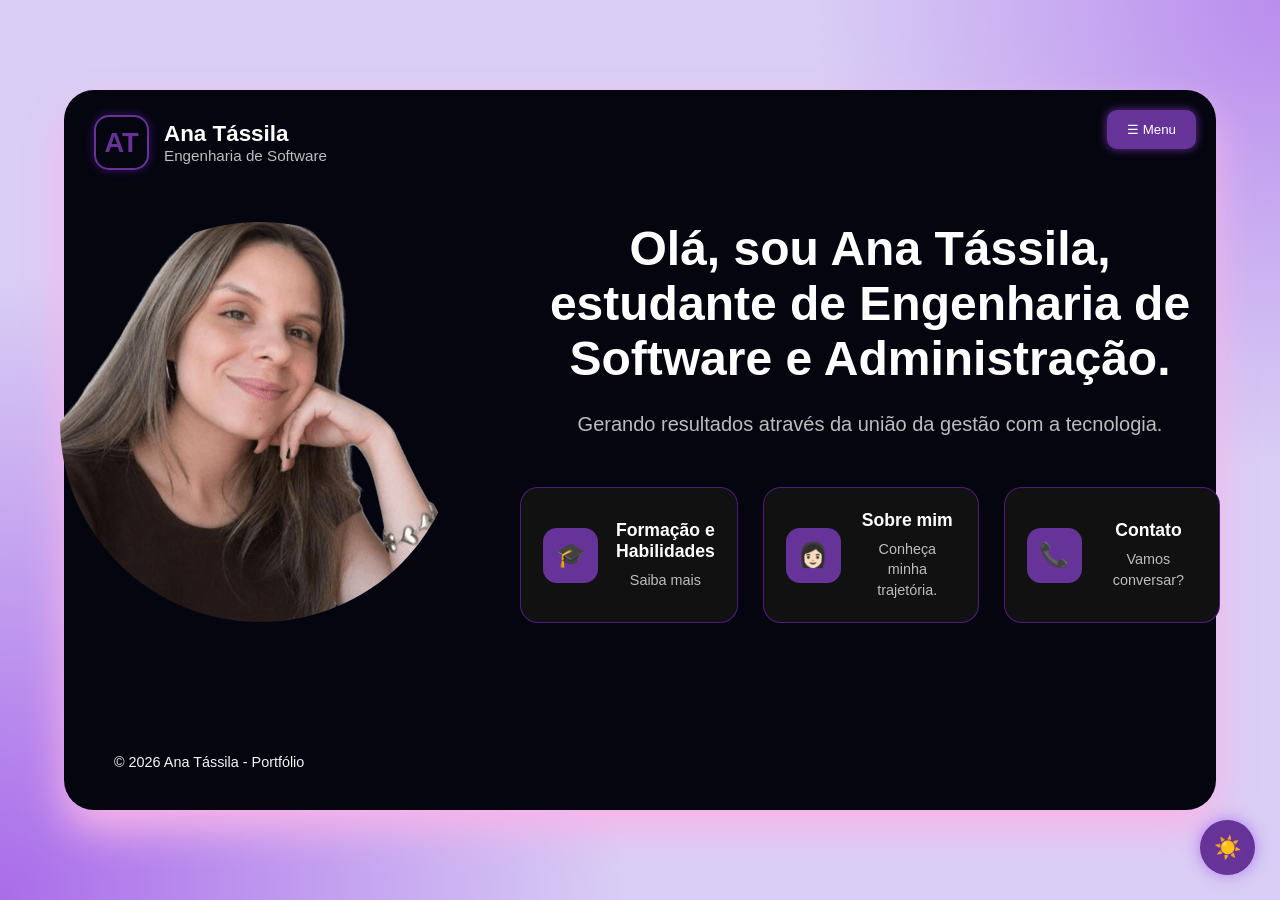
<file: index.html>
<!DOCTYPE html>
<html lang="pt-br">
<head>
    <meta charset="UTF-8">
    <meta name="viewport" content="width=device-width, initial-scale=1.0">
    <title>Ana Tássila - Portfólio</title>
    <link rel="stylesheet" href="custom.css">
    <meta name="description" content="Portfólio da Ana Tássila, estudante de Engenharia de Software e Administração.">
    <meta name="keywords" content="Ana Tássila, portfólio, engenharia de software, administração, HTML, CSS, JavaScript, Tássila, Ana">
    <meta name="author" content="Ana Tássila Oliveira Lemos">
</head>

<body>
    <div class="container-principal">
        <div class="logo">
            <div class="logo-icone">AT</div>
            <div class="logo-texto">
                <h2>Ana Tássila</h2>
                <span>Engenharia de Software</span>
            </div>
        </div>
    <nav class="menu">
    <button id="botao-menu">☰ Menu</button>
    <ul id="lista-menu">
        <li><a href="index.html">Home</a></li>
        <li><a href="habilidades.html">Formação e Habilidades</a></li>
        <li><a href="sobre.html">Sobre mim</a></li>
        <li><a href="contato.html">Contato</a></li>
    </ul>
</nav>
<main>
    <header>
        <img src="./Imagens/foto.perfil.Ana.png" alt="Foto de Ana Tássila">
        <div class="texto">
            <h1>Olá, sou Ana Tássila, estudante de Engenharia de Software e Administração.</h1>
            <p>Gerando resultados através da união da gestão com a tecnologia.</p>
            <div class="editando-botoes">
                <a href="habilidades.html">
                    <span class="icone">🎓</span>
                    <div>
                        <h3>Formação e Habilidades</h3>
                        <p>Saiba mais</p>
                    </div>
                </a>
                <a href="sobre.html">
                    <span class="icone">👩🏻</span>
                    <div>
                        <h3>Sobre mim</h3>
                        <p>Conheça minha trajetória.</p>
                    </div>
                </a>
                <a href="contato.html">
                    <span class="icone">📞</span>
                    <div>
                        <h3>Contato</h3>
                        <p>Vamos conversar?</p>
                    </div>
                </a>
            </div>
        </div>
    </header>
</main>
    
    <footer> 
        © 2026 Ana Tássila - Portfólio
    </footer>
    </div>
    <button id="tema">☀️</button>
    <script src="https://code.jquery.com/jquery-3.7.1.min.js"></script>
    <script src="javascript.js"></script>
</body>
</html>
</file>
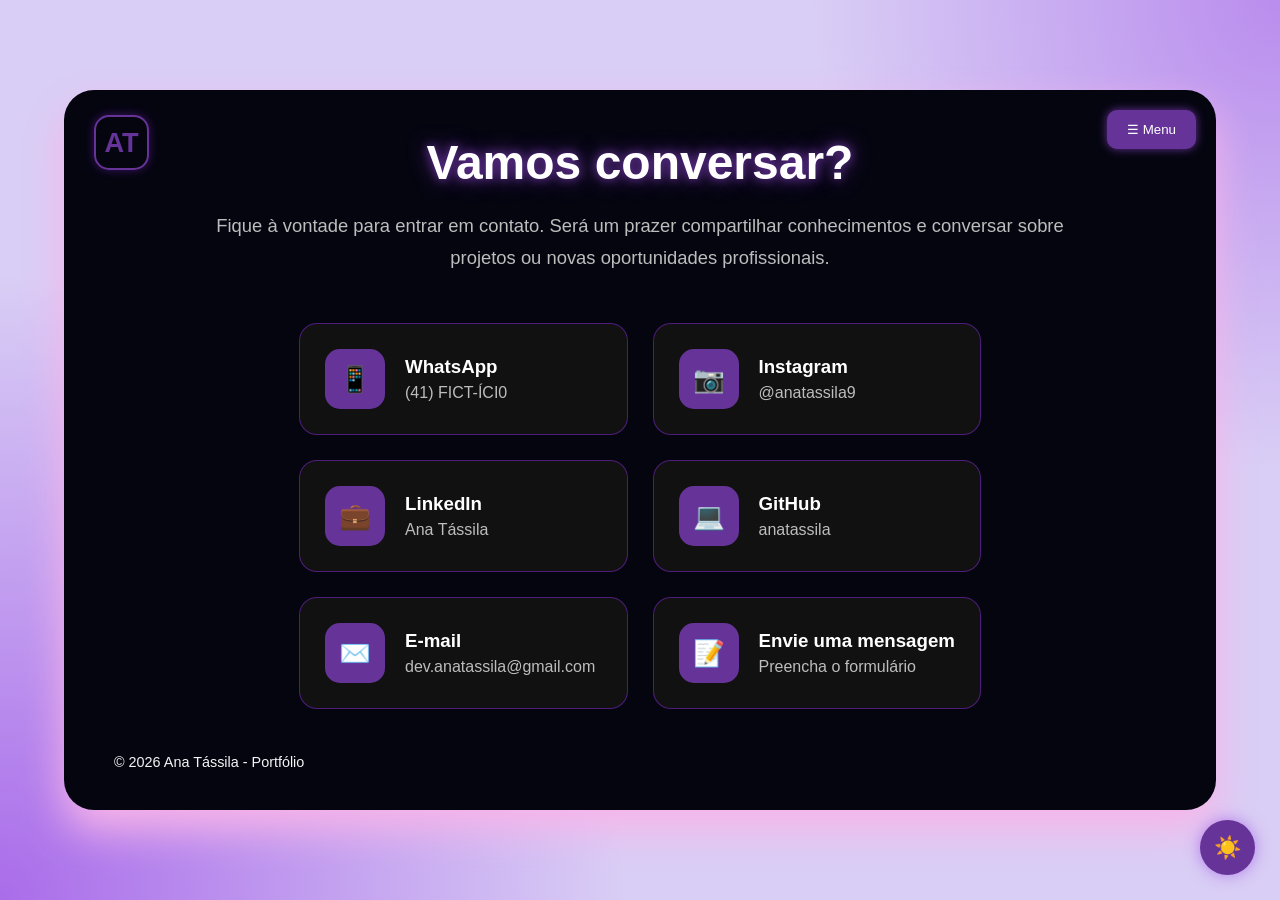
<file: contato.html>
<!DOCTYPE html>
<html lang="pt-br">
<head>
    <meta charset="UTF-8">
    <meta name="viewport" content="width=device-width, initial-scale=1.0">
    <title>Ana Tássila - Contato</title>
    <link rel="stylesheet" href="custom.css">
    <meta name="description" content="Entre em contato com Ana Tássila por meio das redes sociais ou do formulário disponível no portfólio.">
    <meta name="keywords" content="Ana Tássila, contato, portfólio, GitHub, LinkedIn, formulário, Instagram">
    <meta name="author" content="Ana Tássila Oliveira Lemos">
</head>

<body>
    <div class="container-principal">
        <div class="logo">
            <div class="logo-icone">AT</div>
            <div class="logo-texto">
            </div>
        </div>
        <nav class="menu">
            <button id="botao-menu">☰ Menu</button>
            <ul id="lista-menu">
                <li><a href="index.html">Home</a></li>
                <li><a href="habilidades.html">Formação e Habilidades</a></li>
                <li><a href="sobre.html">Sobre mim</a></li>
                <li><a href="contato.html">Contato</a></li>
            </ul>
        </nav>
        
<main>
    <section class="pagina-contato">
        <section class="texto-contato">
            <h1>Vamos conversar?</h1>
            <p>Fique à vontade para entrar em contato. Será um prazer compartilhar conhecimentos e conversar sobre projetos ou novas oportunidades profissionais.</p>
    </section>
    <section class="contatos">

<!--------------------------------WPP FICTICIO--------------------------------->
<a class="contato-card"
    href="https://wa.me/5547999999999"
    target="_blank">
    <span>📱</span>
    <div>
        <h3>WhatsApp</h3>
        <p>(41) FICT-ÍCI0</p>
    </div>
</a>

<!--------------------------------INSTA--------------------------------->
<a class="contato-card"
   href="https://www.instagram.com/anatassila9/"
   target="_blank">
    <span>📷</span>
    <div>
        <h3>Instagram</h3>
        <p>@anatassila9</p>
    </div>
</a>

<!--------------------------------LINKEDIN--------------------------------->
<a class="contato-card"
   href="https://www.linkedin.com/in/anatassila/"
   target="_blank">
    <span>💼</span>
    <div>
        <h3>LinkedIn</h3>
        <p>Ana Tássila</p>
    </div>
</a>

<!--------------------------------GITHUB--------------------------------->
<a class="contato-card"
   href="https://github.com/anatassila"
   target="_blank">
   <span>💻</span>
   <div>
        <h3>GitHub</h3>
        <p>anatassila</p>
    </div>
</a>
<!--------------------------------EMAIL--------------------------------->
<div class="contato-card">
    <span>✉️</span>
    <div>
        <h3>E-mail</h3>
        <p>dev.anatassila@gmail.com</p>
    </div>
</div>

<!-------------------------ENVIE UMA MENSAGEM-------------------------->
<a class="contato-card"
   href="formulario.html">
    <span>📝</span>
    <div>
        <h3>Envie uma mensagem</h3>
        <p>Preencha o formulário</p>
    </div>
</a>
</section>
<!--------------------------FIM ENVIE UMA MENSAGEM-------------------->
</section>
</main>

    <footer> 
        © 2026 Ana Tássila - Portfólio
    </footer>
    </div>
    <button id="tema">☀️</button>
    <script src="javascript.js"></script>
</body>
</html>
</file>
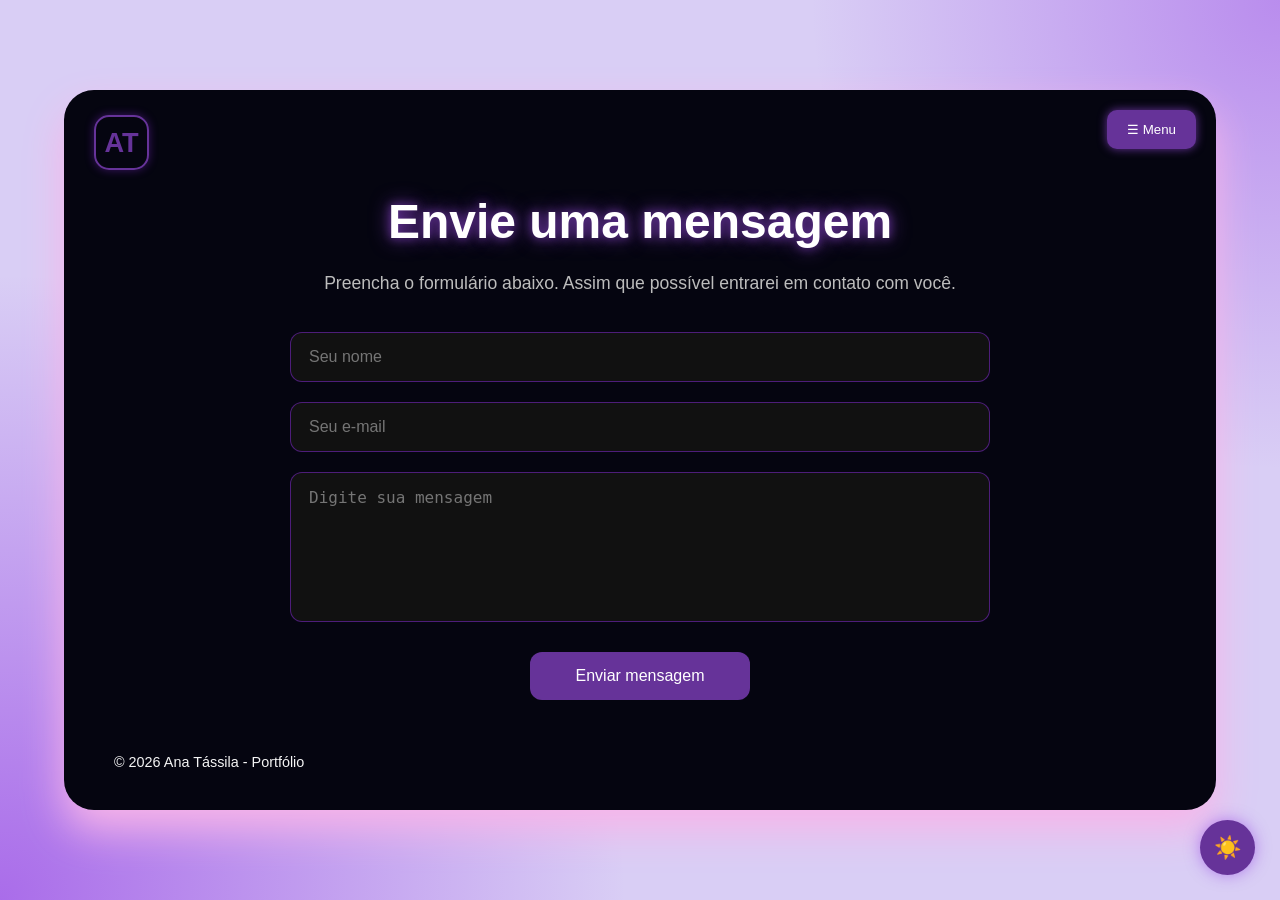
<file: formulario.html>
<!DOCTYPE html>
<html lang="pt-br">
<head>
    <meta charset="UTF-8">
    <meta name="viewport" content="width=device-width, initial-scale=1.0">
    <title>Ana Tássila - Envie uma mensagem</title>
    <link rel="stylesheet" href="custom.css">
    <meta name="description" content="Formulário de contato do portfólio de Ana Tássila.">
    <meta name="keywords" content="portfólio, contato, formulário">
    <meta name="author" content="Ana Tássila Oliveira Lemos">
</head>
<body>
<div class="container-principal">

<!------------------------------LOGO------------------------------>
<div class="logo">
    <div class="logo-icone">AT</div>
    <div class="logo-texto">
    </div>
    </div>

<!------------------------------MENU------------------------------>
<nav class="menu">
    <button id="botao-menu">☰ Menu</button>
    <ul id="lista-menu">
        <li><a href="index.html">Home</a></li>
        <li><a href="habilidades.html">Formação e Habilidades</a></li>
        <li><a href="sobre.html">Sobre mim</a></li>
        <li><a href="contato.html">Contato</a></li>
    </ul>
</nav>

<!------------------------------FORMULÁRIO------------------------------>
<main>
    <section class="pagina-formulario">
        <h1>Envie uma mensagem</h1>
        <p>Preencha o formulário abaixo. Assim que possível entrarei em contato com você.</p>
        <form id="formulario">
            <input type="text" id="nome" placeholder="Seu nome">
            <input type="email" id="email" placeholder="Seu e-mail"> 
            <textarea id="mensagem" rows="6" placeholder="Digite sua mensagem"></textarea>
            <button type="submit">Enviar mensagem</button>
        </form>
    </section>
</main>

<!------------------------------RODAPÉ------------------------------>
<footer>
    © 2026 Ana Tássila - Portfólio
</footer>
</div>
<button id="tema">☀️</button>
<script src="javascript.js"></script>
</body>
</html>
</file>
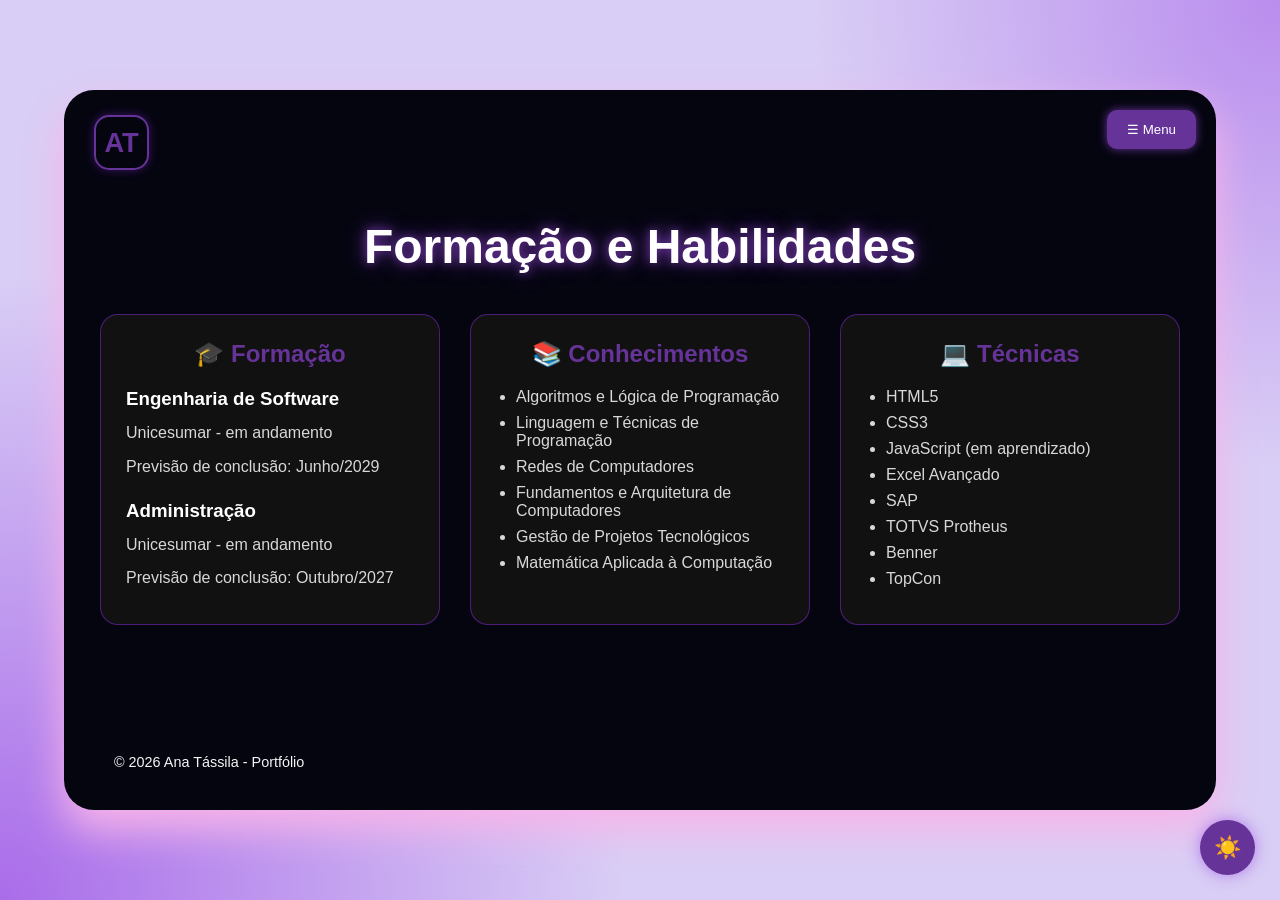
<file: habilidades.html>
<!DOCTYPE html>
<html lang="pt-br">
<head>
    <meta charset="UTF-8">
    <meta name="viewport" content="width=device-width, initial-scale=1.0">
    <title>Ana Tássila - Habilidades e Formação</title>
    <link rel="stylesheet" href="custom.css">
    <meta name="description" content="Portfólio da Ana Tássila, estudante de Engenharia de Software e Administração.">
    <meta name="keywords" content="Ana Tássila, portfólio, engenharia de software, administração, HTML, CSS, JavaScript, Tássila, Ana">
    <meta name="author" content="Ana Tássila Oliveira Lemos">
</head>

<body>
    <div class="container-principal">
        <div class="logo">
            <div class="logo-icone">AT</div>
            <div class="logo-texto">
            </div>
        </div>
        <nav class="menu">
            <button id="botao-menu">☰ Menu</button>
            <ul id="lista-menu">
                <li><a href="index.html">Home</a></li>
                <li><a href="habilidades.html">Formação e Habilidades</a></li>
                <li><a href="sobre.html">Sobre mim</a></li>
                <li><a href="contato.html">Contato</a></li>
            </ul>
        </nav>
        <main>
        
        <section class="habilidades">
            <h1>Formação e Habilidades</h1>
            <div class="cards">
<!------------------------------------------------FORMAÇÃO------------------------------------------------>
            <div class="card">
                <h2>🎓 Formação</h2>
                <div class="item">
                    <h3>Engenharia de Software</h3>
                    <p>Unicesumar - em andamento</p>
                    <p>Previsão de conclusão: Junho/2029</p>
                </div>
                <div class="item">
                    <h3>Administração</h3>
                    <p>Unicesumar - em andamento</p>
                    <p>Previsão de conclusão: Outubro/2027</p>
                </div>
            </div>

<!----------------------------------------------CONHECIMENTOS-------------------------------------------->
            <div class="card">
                <h2>📚 Conhecimentos</h2>
                <ul>
                    <li>Algoritmos e Lógica de Programação</li>
                    <li>Linguagem e Técnicas de Programação</li>
                    <li>Redes de Computadores</li>
                    <li>Fundamentos e Arquitetura de Computadores</li>
                    <li>Gestão de Projetos Tecnológicos</li>
                    <li>Matemática Aplicada à Computação</li>
                </ul>
            </div>
<!----------------------------------------------TÉCNICAS-------------------------------------------->
            <div class="card">
                <h2>💻 Técnicas</h2>
                <ul>
                    <li>HTML5</li>
                    <li>CSS3</li>
                    <li>JavaScript (em aprendizado)</li>
                    <li>Excel Avançado</li>
                    <li>SAP</li>
                    <li>TOTVS Protheus</li>
                    <li>Benner</li>
                    <li>TopCon</li>
                </ul>
            </div>
        </div>
        </section>
        </main>
    <footer> 
        © 2026 Ana Tássila - Portfólio
    </footer>
    </div>
    <button id="tema">☀️</button>
    <script src="javascript.js"></script>
</body>
</html>
</file>
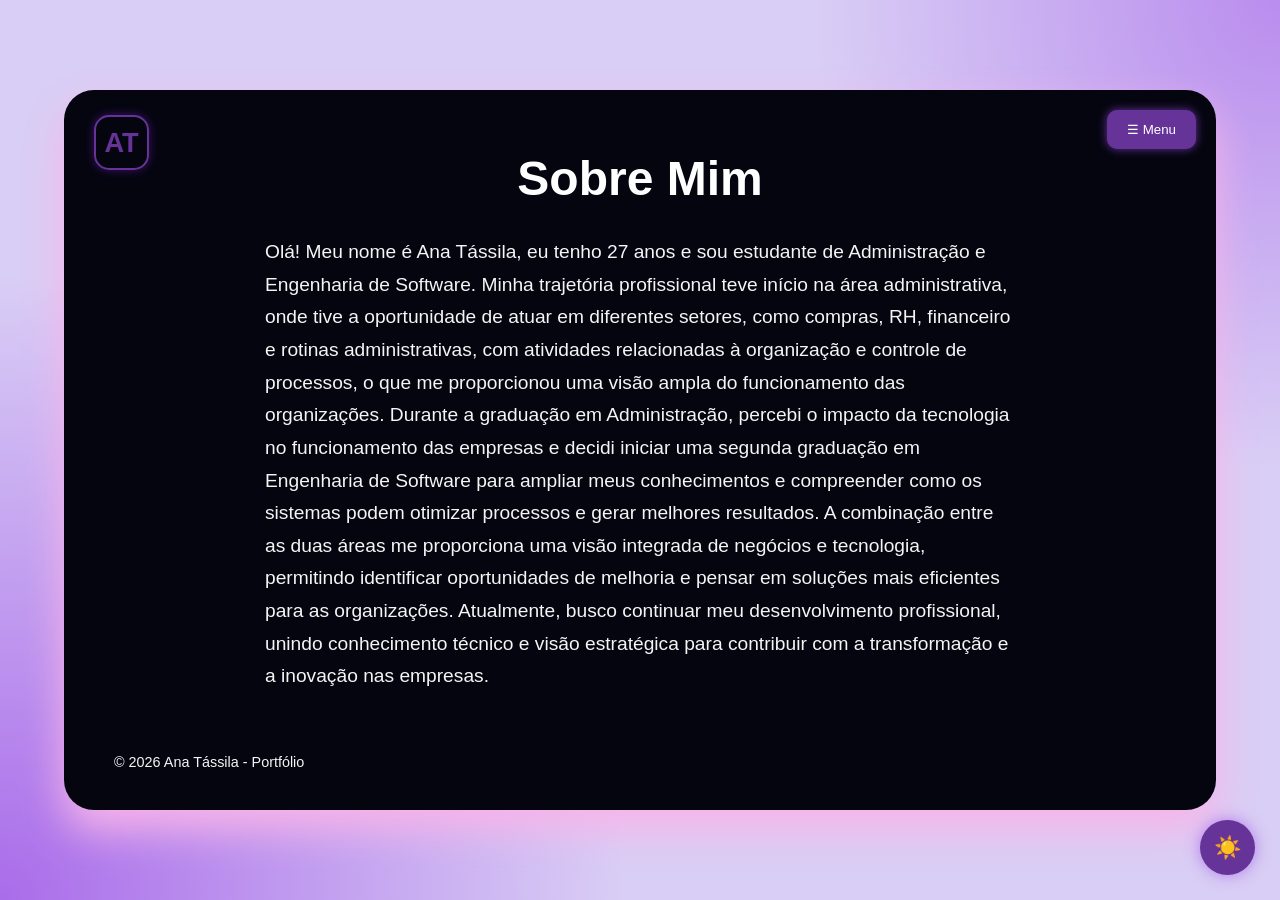
<file: sobre.html>
<!DOCTYPE html>
<html lang="pt-br">
<head>
    <meta charset="UTF-8">
    <meta name="viewport" content="width=device-width, initial-scale=1.0">
    <title>Ana Tássila - Sobre mim</title>
    <link rel="stylesheet" href="custom.css">
    <meta name="description" content="Conheça a trajetória acadêmica e profissional de Ana Tássila, estudante de Administração e Engenharia de Software.">
    <meta name="keywords" content="Ana Tássila, sobre mim, administração, engenharia de software, portfólio">
    <meta name="author" content="Ana Tássila Oliveira Lemos">
</head>

<body>
    <div class="container-principal">
        <div class="logo">
            <div class="logo-icone">AT</div>
            <div class="logo-texto">
            </div>
        </div>
        <nav class="menu">
            <button id="botao-menu">☰ Menu</button>
            <ul id="lista-menu">
                <li><a href="index.html">Home</a></li>
                <li><a href="habilidades.html">Formação e Habilidades</a></li>
                <li><a href="sobre.html">Sobre mim</a></li>
                <li><a href="contato.html">Contato</a></li>
            </ul>
        </nav>
        
        <main>
            <section class="texto-sobre-mim">
        <h1>Sobre Mim</h1>
        <p>Olá! Meu nome é Ana Tássila, eu tenho 27 anos e sou estudante de Administração e Engenharia de Software. Minha trajetória profissional teve início na área administrativa, onde tive a oportunidade de atuar em diferentes setores, como compras, RH, financeiro e rotinas administrativas, com atividades relacionadas à organização e controle de processos, o que me proporcionou uma visão ampla do funcionamento das organizações. Durante a graduação em Administração, percebi o impacto da tecnologia no funcionamento das empresas e decidi iniciar uma segunda graduação em Engenharia de Software para ampliar meus conhecimentos e compreender como os sistemas podem otimizar processos e gerar melhores resultados. A combinação entre as duas áreas me proporciona uma visão integrada de negócios e tecnologia, permitindo identificar oportunidades de melhoria e pensar em soluções mais eficientes para as organizações. Atualmente, busco continuar meu desenvolvimento profissional, unindo conhecimento técnico e visão estratégica para contribuir com a transformação e a inovação nas empresas.</p>
    </section>
        </main>
    
    <footer> 
        © 2026 Ana Tássila - Portfólio
    </footer>
    </div>
    <button id="tema">☀️</button>
    <script src="javascript.js"></script>
</body>
</html>
</file>
<file: custom.css>
/*----------zerando tudo------------*/
*{
    margin: 0;
    padding: 0;
    box-sizing: border-box;
}
/*----------ajustando a logo----------*/
.logo{
    position: absolute;
    top: 25px;
    left: 30px;
    display: flex;
    align-items: center;
    gap: 15px;
}

.logo-icone{
    width:55px;
    height:55px;
    border:2px solid rebeccapurple;
    border-radius:15px;
    display:flex;
    justify-content:center;
    align-items:center;
    color:rebeccapurple;
    font-size:1.7rem;
    font-weight:bold;
    box-shadow:0 0 10px rgba(138,43,226,.4);
}

.logo-texto h2{
    font-size:1.4rem;
}

.logo-texto span{
    color:#bdbdbd;
    font-size:.95rem;
}

/*--------------ajustando o body--------------*/
body{
    font-family: 'Poppins', sans-serif;
    min-height: 100vh;
    display: flex;
    justify-content: center;
    align-items: center;
    background:
    radial-gradient(circle at bottom left,rgba(138,43,226,0.6),transparent 40%),
    radial-gradient(circle at top right,rgba(138,43,226,0.4),transparent 30%),
    #d9cef5;
    color: white;
}

/*------------container principal-------------*/
.container-principal{
    width: 90%;
    max-width: 1400px;
    height: 80vh;
    background: #050510;
    border-radius: 30px;
    padding: 20px;
    box-shadow: 0 20px 40px rgb(248, 180, 233);
    display: flex;
    flex-direction: column;
    position: relative;
}

/*--------AJUSTANTO TUDO DA PG PRINCIPAL-Index---------*/
/*-----------ajustando o header------------*/
header{
    display: flex; /*elementos na mesma reta-linha*/
    justify-content: center;
    align-items: center;
    gap: 60px;
    height: 100%;
}

/*------------------ajustando a foto ------------------*/
header img{
    width:400px;
    border-radius:50%;
    animation: aura 6s ease-in-out infinite;
}

@keyframes aura{

    0%,100%{
        box-shadow:
            0 0 20px rgba(138,43,226,.8),
            0 0 40px rgba(138,43,226,.5),
            0 0 60px rgba(138,43,226,.3);
    }

    50%{
        box-shadow:
            0 0 120px rgba(138,43,226,.9),
            0 0 180px rgba(138,43,226,.55),
            0 0 260px rgba(138,43,226,.18);
    }
}

/*--------------------ajustando o texto----------------*/
.texto{
    max-width: 700px; /*largura da linha para ela quebrar*/
    text-align: center; /*alinhando no centro*/
}

.texto h1{
    font-size: 3rem; /*tamanho*/
    margin-bottom: 15px; /*margem*/
}

.texto p{
    margin-top:20px;
    margin-bottom:45px;
    color:#bdbdbd;
    font-size:1.25rem;
    line-height:1.8;
}

/*------------ajustando os botões---------------*/
.editando-botoes{
    display: flex;
    justify-content: center;
    gap: 25px;
    margin-top: 35px;
}

.editando-botoes a{
    width: 250px;
    display: flex;
    align-items: center;
    gap: 18px;
    padding: 22px;
    text-decoration: none;
    color: white;
    background: #111;
    border: 1px solid rgba(138,43,226,.5);
    border-radius: 18px;
    transition: .35s;
}

.editando-botoes a:hover{
    transform: translateY(-5px);
    border-color: rebeccapurple;
    box-shadow:
    0 0 20px rgba(138,43,226,.4);
}

.icone{
    width:55px;
    height:55px;
    display:flex;
    justify-content:center;
    align-items:center;
    border-radius:14px;
    background:rebeccapurple;
    font-size:1.5rem;
    flex-shrink:0;
}

.editando-botoes h3{
    margin-bottom:8px;
    font-size:1.1rem;
}

.editando-botoes p{
    margin:0;
    font-size:.9rem;
    color:#bdbdbd;
    line-height:1.4;
}

/*--------------centralizando o main------------------*/
main{
    flex: 1;
    display: flex;
    justify-content: center;
    align-items: center;
}

/*-----------------editando o menu-----------------*/
.menu{
    position: absolute;
    top: 20px;
    right: 20px;
} 

#botao-menu{
    background-color: rebeccapurple;
    color: white;
    border: none;
    border-radius: 10px;
    padding: 12px 20px;
    cursor: pointer;
    box-shadow: 0 0 10px rebeccapurple;
}

#lista-menu{
    display: none;
    list-style: none;
    margin-top: 10px;
    background-color: #111;
    border: 1px solid rebeccapurple;
    border-radius: 10px;
    overflow: hidden;
}

#lista-menu.ativo{
    display: block;
}

#lista-menu li a{
    display: block;
    padding: 12px 20px;
    color: white;
    text-decoration: none;
}

#lista-menu li a:hover{
    background-color: rebeccapurple;
}

/*------------ajustando o footer----------*/
footer{
    padding: 20px 30px;
    font-size: 0.9rem;
    color: whitesmoke;
}
/*-------------------FIM DA PG PRINCIPAL-Index-------------------------*/

/*--------------------INICIO SOBRE MIM---------------------------*/

/*ajustando o texto*/
.texto-sobre-mim h1{
    font-size: 3rem;
    margin-bottom: 30px;
    text-align: center; 
}

.texto-sobre-mim p{
    font-size: 1.2rem;
    line-height: 1.7;
    max-width: 750px; 
    margin: 0 auto; 
    color: whitesmoke;
    text-align: left;
}

/*-----------------------FIM SOBRE MIM---------------------------*/

/*-------------------INICIO HABILIDADES--------------------------*/
.habilidades{
    width: 100%;
}
.habilidades h1{
    text-align: center;
    font-size: 3rem;
    margin-bottom: 40px;
    text-shadow:
        0 0 10px rebeccapurple,
        0 0 20px rebeccapurple;
}
.cards{
    display: flex;
    justify-content: center;
    gap: 30px;
    flex-wrap: wrap;
}

.card{    
    width:100%;
    max-width:340px; 
    background: #111;
    border: 1px solid rgba(138,43,226,.5);
    border-radius: 18px;
    padding: 25px;
    transition: .3s;
}

.card h2{
    color: rebeccapurple;
    margin-bottom:20px;
    text-align:center;
}

.card h3{
    margin-top:20px;
    margin-bottom:10px;
    color:white;
}

.card p{
    color:#d8d8d8;
    margin-bottom:8px;
    line-height:1.6;
}

.card ul{

    margin-left:20px;
}

     .card li{
    margin-bottom:8px;
    color:#d8d8d8;
} 
/*---------------------FIM HABILIDADES--------------------------*/

/*---------------------INICIO CONTATO--------------------------*/

.pagina-contato{
    display: flex;
    flex-direction: column;
    align-items: center;
    width: 100%;
}

.texto-contato{
    max-width:900px;
    margin:auto;
    text-align:center;
}

.texto-contato h1{
    font-size:3rem;
    margin-bottom:20px;
    text-shadow:
        0 0 10px rebeccapurple,
        0 0 20px rebeccapurple;
}

.texto-contato p{
    color:#bdbdbd;
    font-size:1.15rem;
    margin-bottom:50px;
    line-height:1.7;
}

.contatos{
    display:grid;
    grid-template-columns:repeat(2,1fr);
    gap:25px;
}

.contato-card{
    display:flex;
    align-items:center;
    gap:20px;
    padding:25px;
    background:#111;
    border:1px solid rgba(138,43,226,.5);
    border-radius:18px;
    text-decoration:none;
    color:white;
    transition:.3s;
}

.contato-card:hover{
    transform:translateY(-5px);
    box-shadow:0 0 20px rgba(138,43,226,.4);
    border-color:rebeccapurple;
}

.contato-card span{
    width:60px;
    height:60px;
    border-radius:15px;
    background:rebeccapurple;
    display:flex;
    justify-content:center;
    align-items:center;
    font-size:1.6rem;
    flex-shrink:0;
}

.contato-card h3{
    margin-bottom:6px;
}

.contato-card p{
    color:#bdbdbd;
}
/*-------------------------FIM CONTATO--------------------------*/

/*--------------------FORMULÁRIO DE CONTATO---------------------*/
.pagina-formulario{
    width: 100%;
    max-width: 700px;
    margin: 50px auto 0;
    text-align: center;
}

.pagina-formulario h1{
    font-size: 3rem;
    margin-bottom: 20px;
    text-shadow:
        0 0 10px rebeccapurple,
        0 0 20px rebeccapurple;
}

.pagina-formulario p{
    color: #bdbdbd;
    font-size: 1.1rem;
    margin-bottom: 35px;
    line-height: 1.6;
}

#formulario input,
#formulario textarea{
    width: 100%;
    padding: 15px 18px;
    background: #111;
    color: white;
    border: 1px solid rgba(138,43,226,.5);
    border-radius: 12px;
    font-size: 1rem;
    outline: none;
    transition: .3s;
}

#formulario input:focus,
#formulario textarea:focus{
    border-color: rebeccapurple;
    box-shadow: 0 0 10px rgba(138,43,226,.5);
}

#formulario textarea{
    resize: none;
    min-height: 150px;
}

#formulario button{
    width: 220px;
    margin: 10px auto 0;
    padding: 15px;
    background: rebeccapurple;
    color: white;
    border: none;
    border-radius: 12px;
    font-size: 1rem;
    cursor: pointer;
    transition: .3s;
}

#formulario button:hover{
    transform: translateY(-4px);
    box-shadow:
        0 0 10px rebeccapurple,
        0 0 20px rebeccapurple;
}

#formulario{
    display:flex;
    flex-direction:column;
    gap:20px;
}

/*------------------------RESPONSIVIDADE------------------------*/
@media (max-width: 900px){

    .container-principal{
        height:auto;
        min-height:100vh;
        padding-top:120px; /* NOVO */
    }

    .logo{
        top:15px; /* ALTERADO */
        left:15px; /* ALTERADO */
        transform:scale(0.8); /* NOVO */
        transform-origin:top left; /* NOVO */
    }

    .menu{
        top:15px; /* ALTERADO */
        right:15px; /* ALTERADO */
    }

    header{
        flex-direction:column;
        text-align:center;
        gap:30px; /* NOVO */
    }

    header img{
        width:250px;
    }

    .texto h1{
        font-size:2.3rem; /* NOVO */
    }

    .texto p{
        font-size:1rem; /* NOVO */
    }

    .editando-botoes{
        flex-direction:column;
        align-items:center;
    }

    .cards{
        flex-direction:column;
        align-items:center;
    }

    .contatos{
        grid-template-columns:1fr;
    }
    .container-principal{
        width:100%;
        border-radius:0;
        margin:0;
        padding:120px 15px 20px;
    }
}
/*----------------------AJUSTANDO O MODO CLARO E ESCURO-----------------------*/
#tema{
    position:fixed;
    right:25px;
    bottom:25px;
    width:55px;
    height:55px;
    border:none;
    border-radius:50%;
    background:rebeccapurple;
    color:white;
    font-size:22px;
    box-shadow:0 0 15px rgba(138,43,226,.5);
    transition:.3s;
}
#tema:hover{
    transform:scale(1.1);
}

/*FAZENDO A TRANZIÇÃO*/
body{
    transition:.4s;
}

.container-principal,
.card,
.contato-card,
.editando-botoes a,
#formulario input,
#formulario textarea,
#lista-menu{
    transition:.4s;
}

body.tema-claro{
    background:rgb(245, 230, 255);
    color:#222;
}

body.tema-claro .container-principal{
    background:rgb(248, 240, 253);
    color:#222;
    box-shadow:0 20px 40px rgba(0,0,0,.15);
}

body.tema-claro .texto p,
body.tema-claro .texto-sobre-mim p,
body.tema-claro .texto-contato p,
body.tema-claro .card p,
body.tema-claro .card li,
body.tema-claro .contato-card p,
body.tema-claro footer{
    color:#303030;
}

body.tema-claro .card,
body.tema-claro .contato-card,
body.tema-claro .editando-botoes a,
body.tema-claro #lista-menu,
body.tema-claro #formulario input,
body.tema-claro #formulario textarea{
    background:#d882e9;
    color:#222;
    border:1px solid #c8b6ff;
}

body.tema-claro #formulario input::placeholder,
body.tema-claro #formulario textarea::placeholder{
    color:#777;
}
</file>
